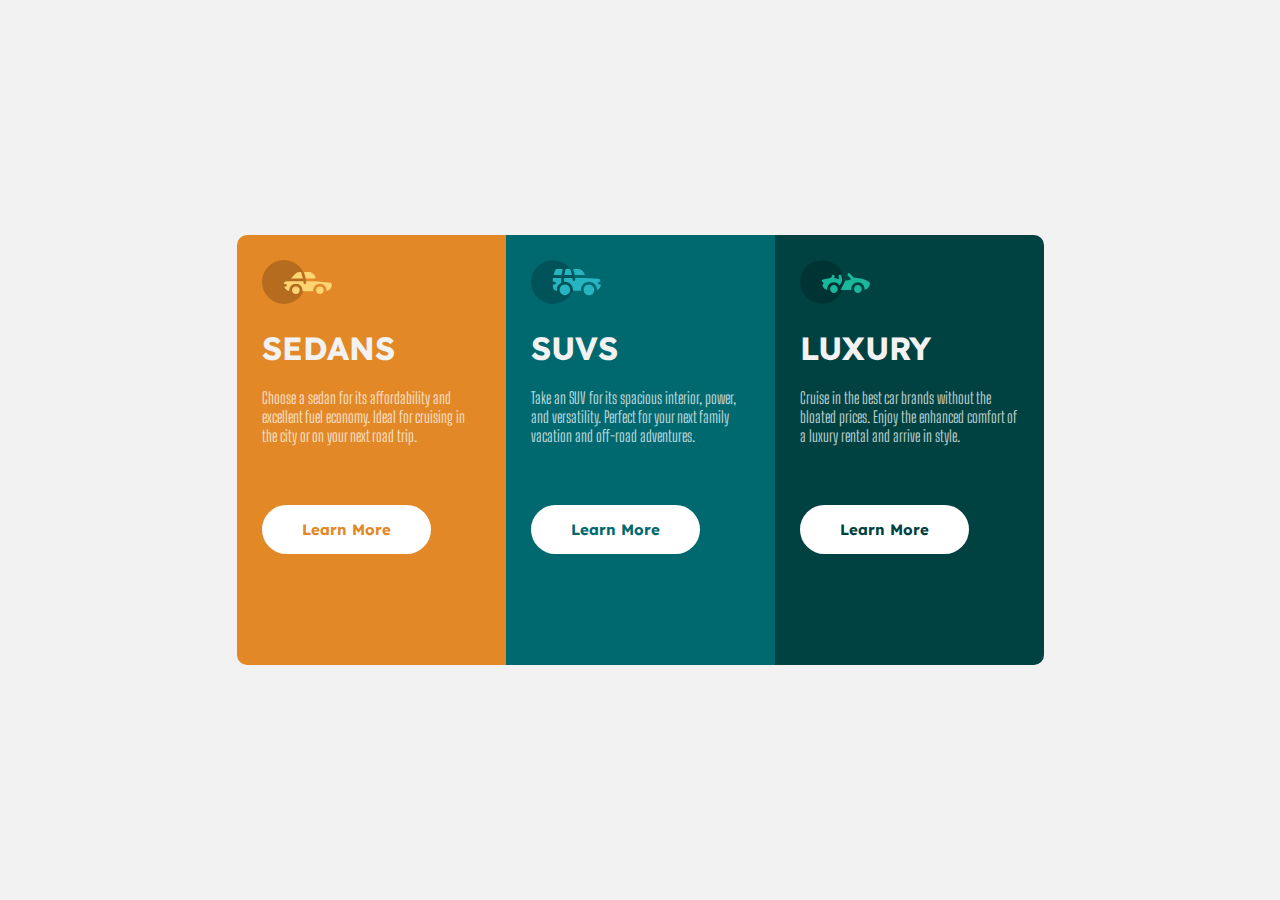
<file: index.html>
<!DOCTYPE html>  
<html>  
<head>  
     <meta charset="utf-8">  
     <title>Responive 3-column preview card compenent</title>  
     <link rel="stylesheet" href="style.css">  
     <meta name="viewport" content="width=device-width, initial-scale=1.0">  
</head>  
<body>  
     <div class="box-conatiner">  
          <div class="box box1">  
               <div class="content">  
                    <img src="./img2/icon-sedans.svg" width="70px">  
                    <h1>Sedans</h1>  
                    <p>Choose a sedan for its affordability and excellent fuel economy. Ideal for cruising in the city or on your next road trip.</p>  
                    <button class="btn btn1">Learn More</button>  
               </div>  
          </div>  
          <div class="box box2">  
               <div class="content">  
                    <img src="img2/icon-suvs.svg" width="70px">  
                    <h1>SUVs</h1>  
                    <p>Take an SUV for its spacious interior, power, and versatility. Perfect for your next family vacation and off-road adventures.</p>  
                    <button class="btn btn2">Learn More</button>  
               </div>  
          </div>  
          <div class="box box3">  
               <div class="content">  
                    <img src="./img2/icon-luxury.svg" width="70px">  
                    <h1>Luxury</h1>  
                    <p>Cruise in the best car brands without the bloated prices. Enjoy the enhanced comfort of a luxury rental and arrive in style.</p>  
                    <button class="btn btn3">Learn More</button>  
               </div>  
          </div>  
     </div>  
</body>  
</html>
</file>
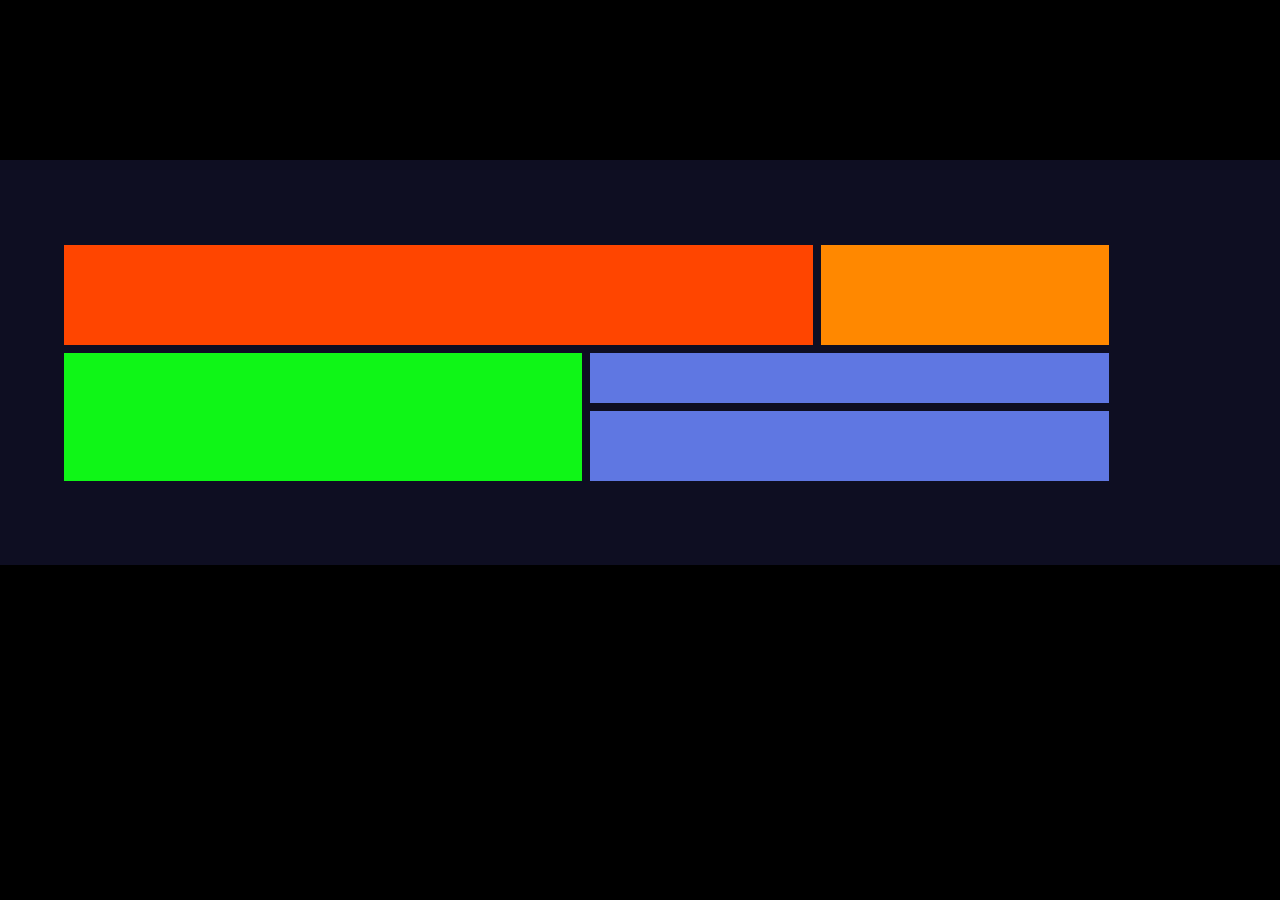
<file: grid.html>
<!DOCTYPE html>
<html lang="en">
<head>
  <meta charset="UTF-8">
  <meta http-equiv="X-UA-Compatible" content="IE=edge">
  <meta name="viewport" content="width=device-width, initial-scale=1.0">
  <title>CSS FLEX-BOX LAYOUT</title>
  <link rel="stylesheet" href="grid.css">
</head>
<body>
  <main>
    <div class="top-content">
      <div class="top-content1">
     </div>
      <div class="top-content2">
      </div>
    </div>
    <div class="bottom-content">
      <div class="bottom-content1">
      </div>
      <div class="bottom-content2">
        <div class="bottom-content2-up">
        </div>
        <div class="bottom-content2-down">
        </div>
      </div>
   </div>
    
  </main>
</body>
</html>
</file>
<file: style.css>
@import url('https://fonts.googleapis.com/css2?family=Big+Shoulders+Display:wght@700&family=Lexend+Deca&display=swap');  
*{  
     padding: 0;  
     margin: 0;  
     box-sizing: border-box;  
     /*font-family: 'Big Shoulders Display', cursive;  
     font-family: 'Lexend Deca', sans-serif;*/  
}  
body{  
     width: 100%;  
     min-height: 100vh;  
     display: flex;  
     justify-content: center;  
     align-content: center;  
     background-color: hsl(0, 0%, 95%);
}  
.box-conatiner{  
     width: 100%;  
     max-width: 1440px;  
     display: flex;  
     justify-content: center;  
     align-items: center;  
     flex-flow: wrap;  
}  
.box{  
     width: 269px;  
     padding: 15px;  
     min-height: 430px;  
}  
.box1{  
     background-color: hsl(31,77%,52%);  
     border-top-left-radius: 10px;  
     border-bottom-left-radius: 10px;  
}  
.box2{  
     background-color: hsl(184,100%,22%);  
}  
.box3{  
     background-color: hsl(179,100%,13%);  
     border-top-right-radius: 10px;  
     border-bottom-right-radius: 10px;  
}  
.content{  
     padding: 10px;  
}  
h1{  
     color: hsl(0,0%,95%);  
     text-transform: uppercase;  
     font-family: 'Lexend Deca', sans-serif;  
     margin: 20px 0;  
}  
p{  
     color: hsla(0,0%,100%,0.75);  
     font-family: 'Big Shoulders Display', cursive;  
}  
.btn{  
     margin: 60px 0;  
     padding: 15px 40px;  
     border: 0;  
     border-radius: 30px;  
     outline: none;  
     background-color: #FFF;  
     font-size: 15px;  
     cursor: pointer;  
     font-family: 'Lexend Deca', sans-serif;  
     font-weight: 700;  
}  
.btn1{  
     color: hsl(31, 77%, 52%);  
}  
.btn2{  
     color: hsl(184, 100%, 22%);  
}  
.btn3{  
     color: hsl(179, 100%, 13%);  
}  
.btn:hover{  
     background-color: transparent;  
     border: 2px solid #FFF;  
     color: #FFF;  
     transition: 0.4s;  
}
</file>
<file: grid.css>
*{
  margin: 0;
  padding: 0;
  box-sizing: border-box;
  background-color: black;
}

main{
  background-color: rgb(14, 14, 34);
  height: 45vh;
  width: 100%;
  align-items: center;
  justify-content: center;
  display: flex;
  flex-direction: column;
  margin-top:160px;
}

.top-content{
  width: 90%;
  text-align: center;
  margin-bottom: 8px;
  display: inline-flex;
  background-color: rgb(14, 14, 34);
}
.top-content1{
  width: 65%;
  background-color: orangered;
  padding: 50px 0 50px 0;
  margin-right: 8px;
}
.top-content2{
  width: 25%;
  background-color: rgb(255, 136, 0);
  padding: 50px 0 50px 0;
}

.bottom-content{
  width: 90%;
  display: inline-flex;
  text-align: center;
  background-color: rgb(14, 14, 34);
}
.bottom-content1{
  width: 45%;
  background-color: rgb(15, 246, 23);
  padding-bottom: 50px;
  margin-right: 8px;
}
.bottom-content2{
  width: 45%;
  background-color: rgb(14, 14, 34);
}
.bottom-content2-up{
  padding-bottom: 50px;
  background-color: rgb(95, 119, 226);
  margin-bottom: 8px;
}
.bottom-content2-down{
  padding-bottom: 70px;
  background-color:  rgb(95, 119, 226);
}
</file>
